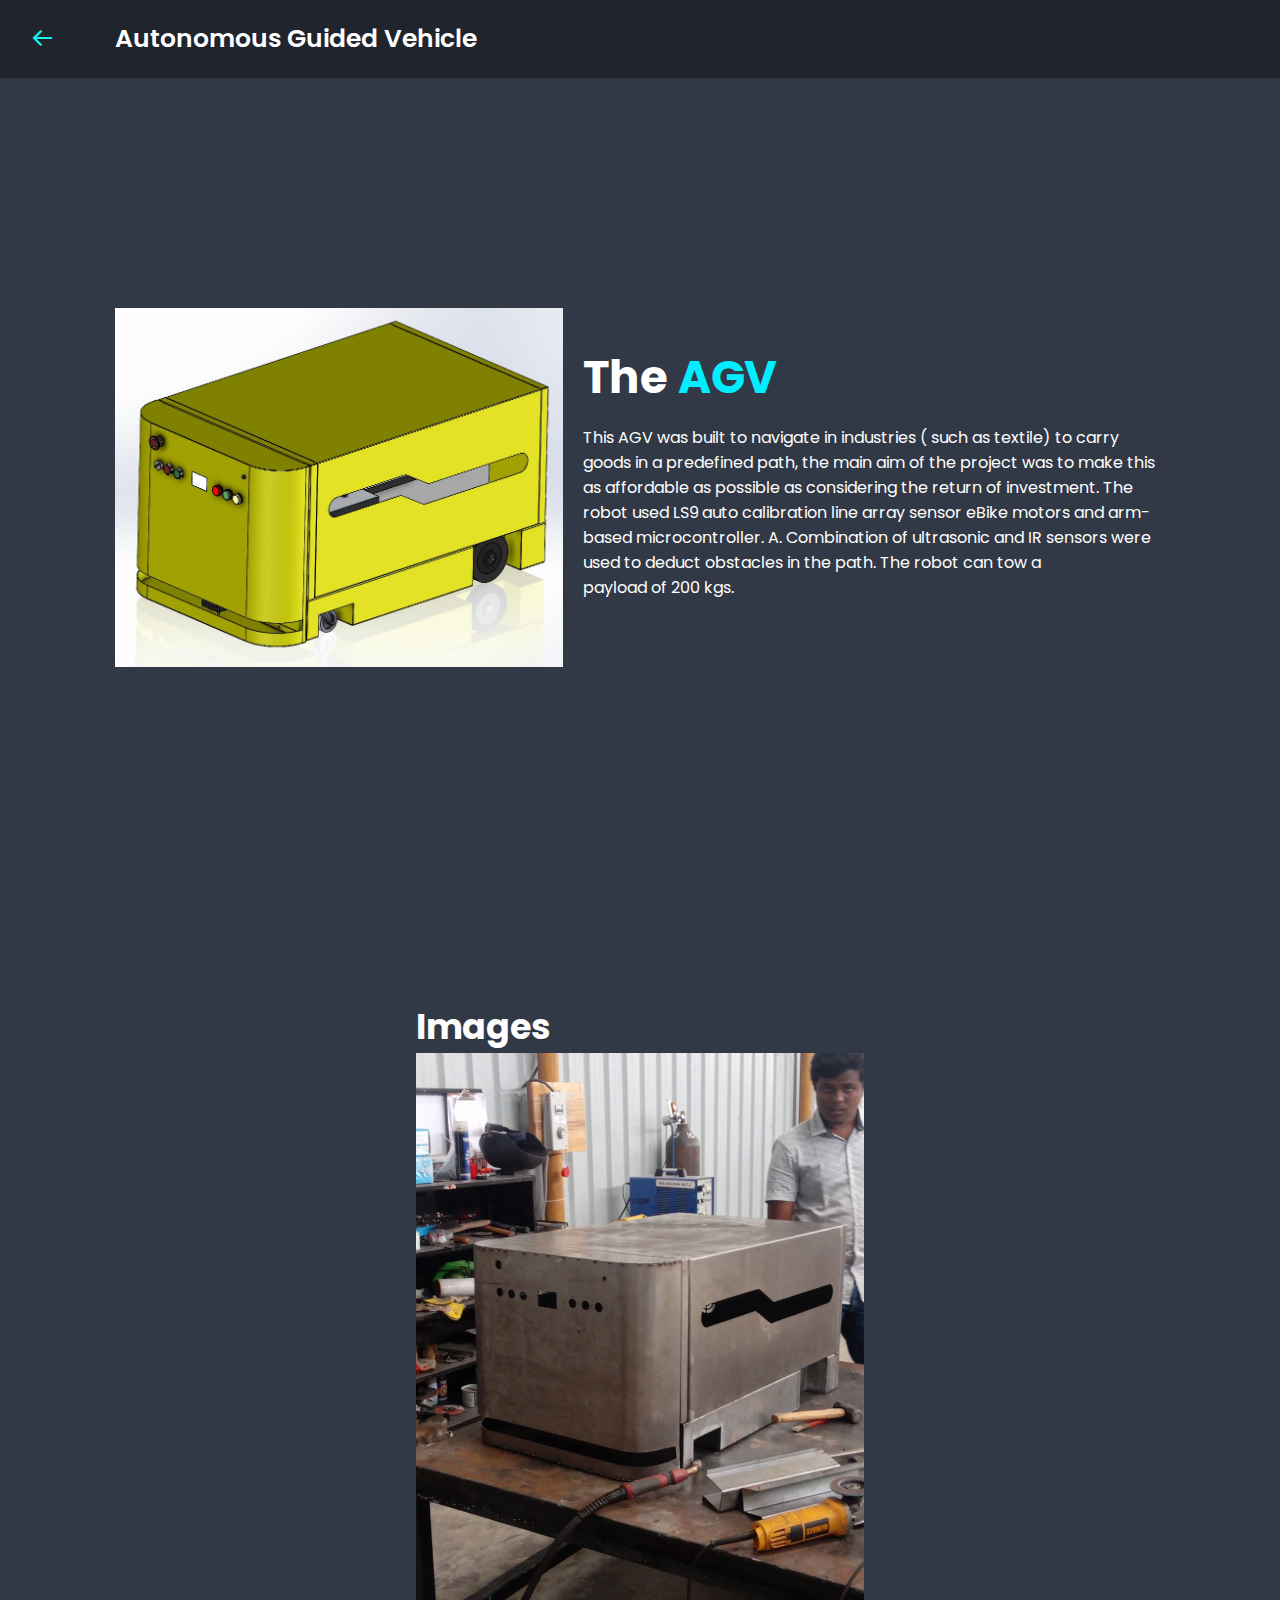
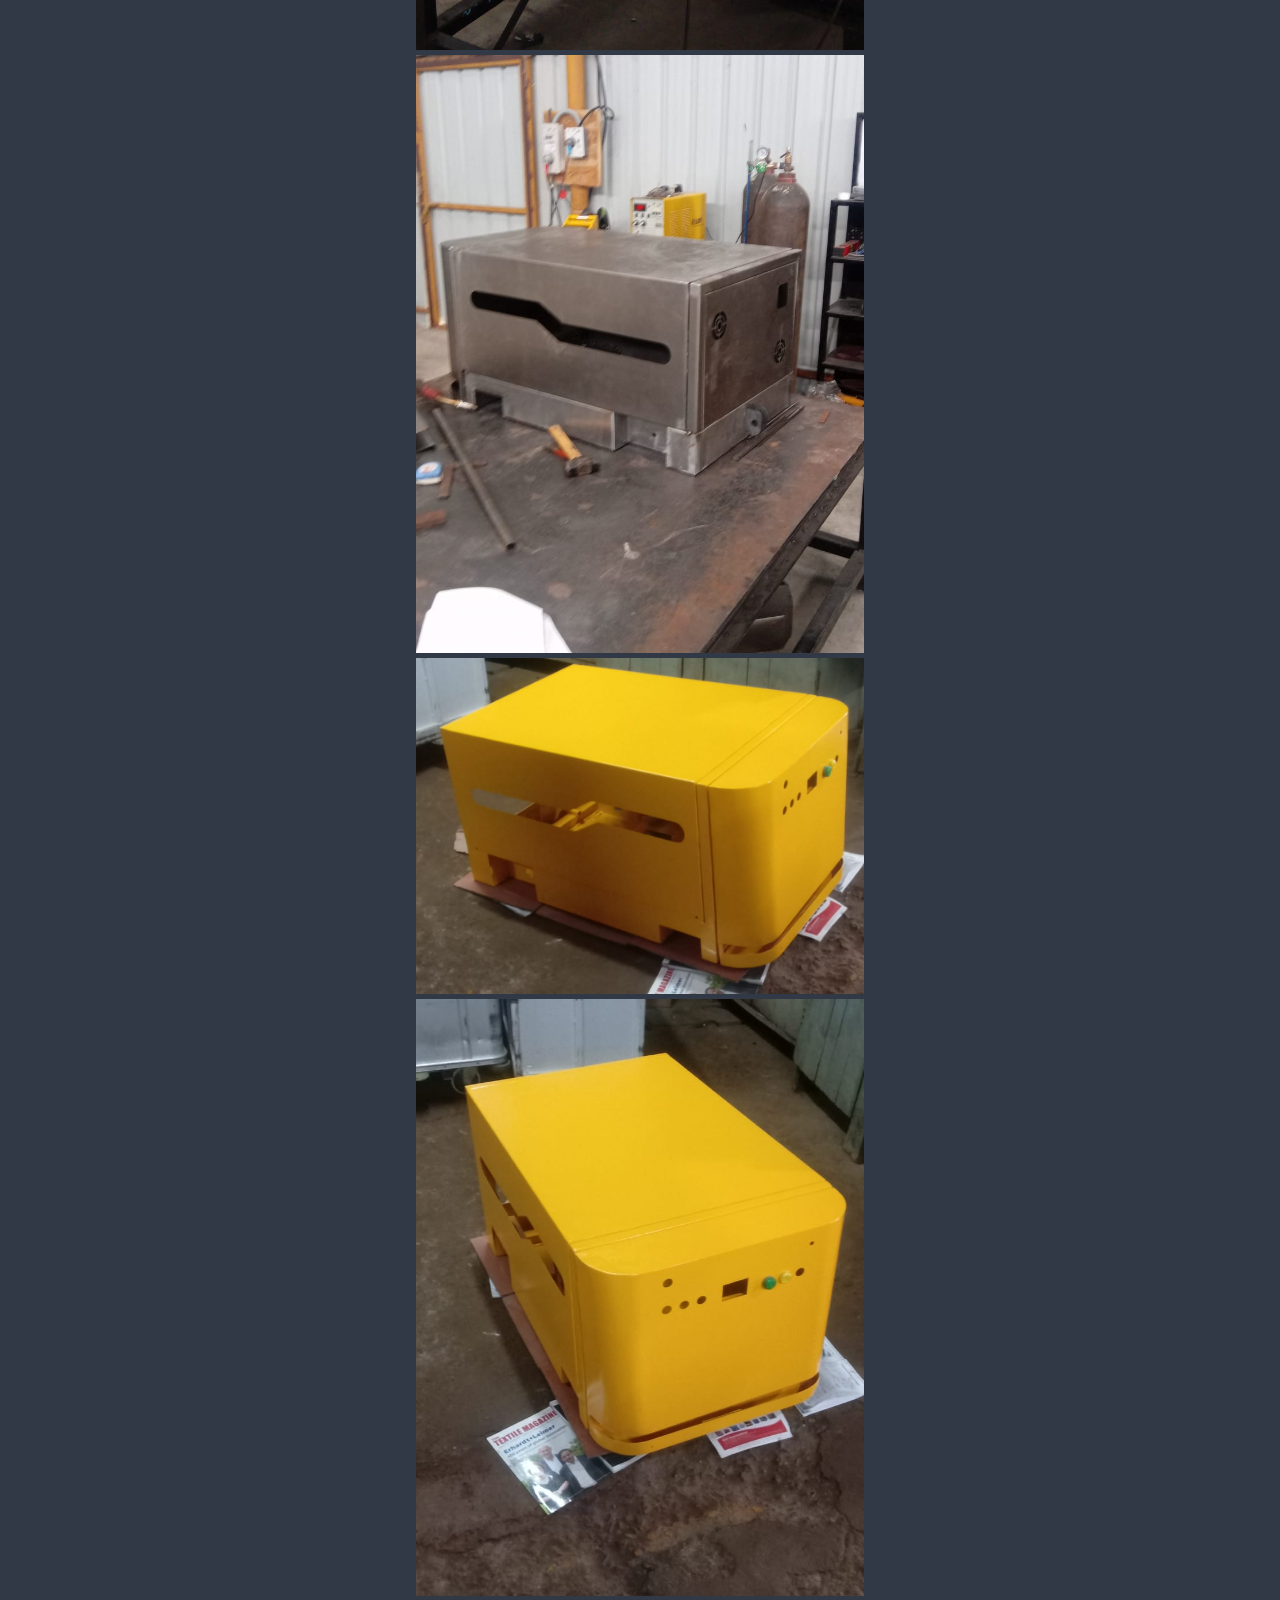
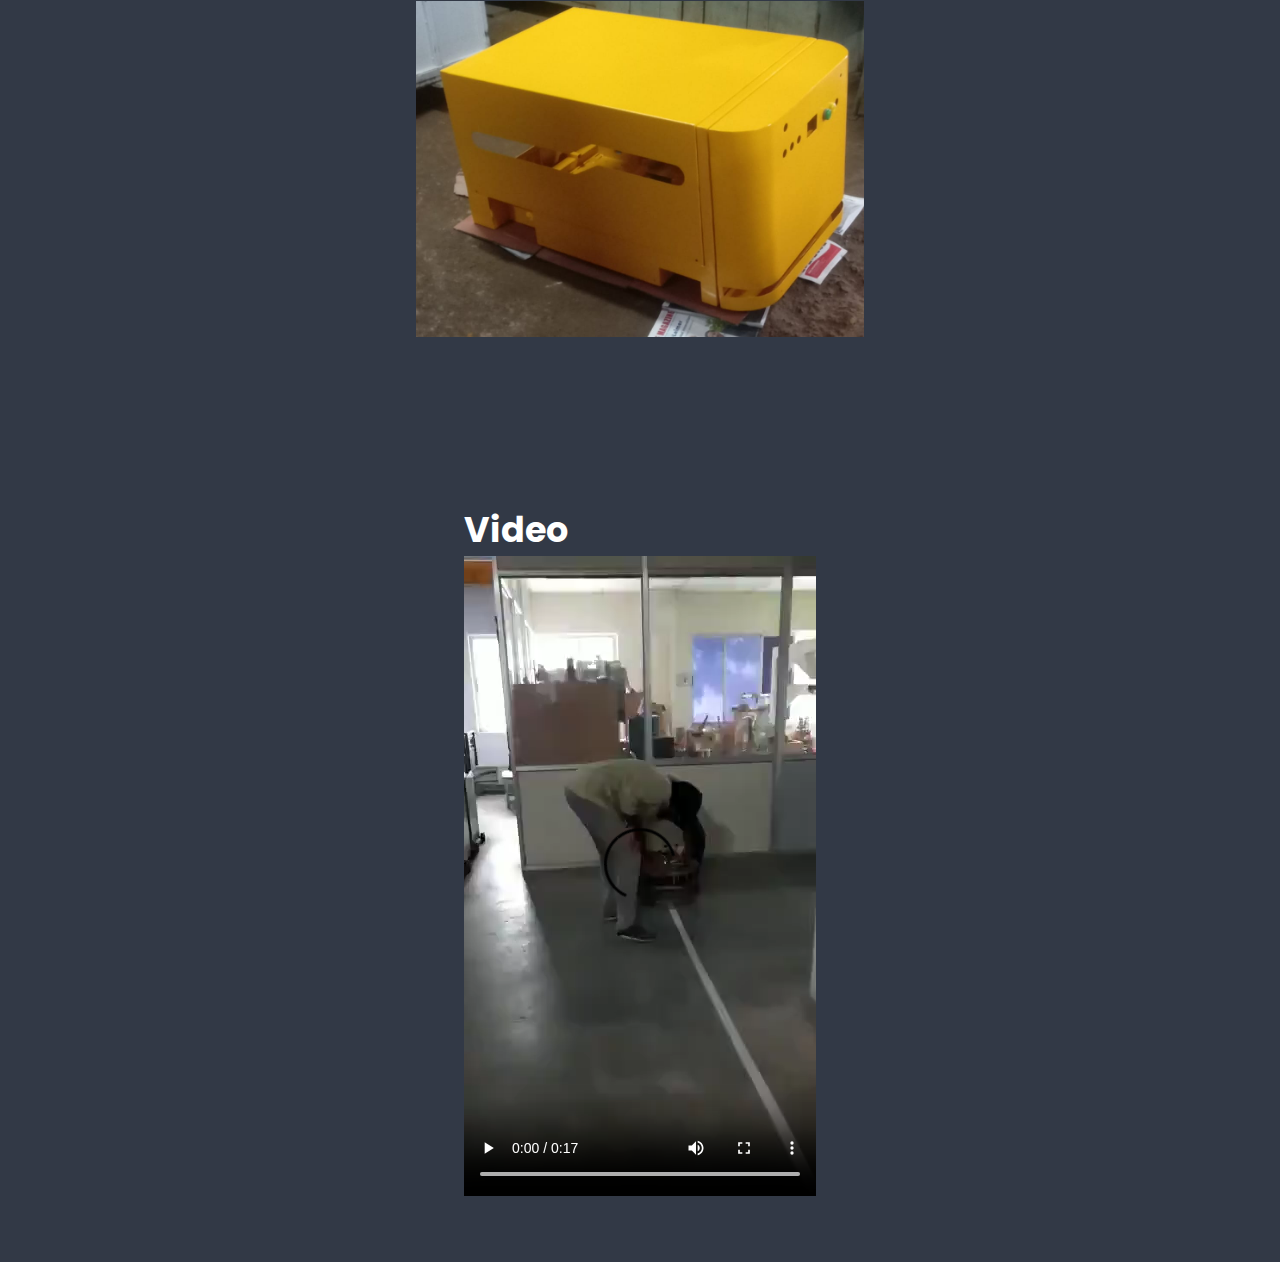
<file: project2.html>
<!DOCTYPE html>
<html lang="en">

<head>
    <meta charset="UTF-8">
    <meta http-equiv="X-UA-Compatible" content="IE=edge">
    <meta name="viewport" content="width=device-width, initial-scale=1.0">
    <title>Autonomous Guided Vehicle</title>
    <link href='https://unpkg.com/boxicons@2.1.4/css/boxicons.min.css' rel='stylesheet'>
    <link rel="stylesheet" href="css/style.css">
</head>

<body>
    <header class="header">
        <a href="index.html#project" class="back-button"><i class='bx bx-arrow-back'></i></a>
        <a href="#" class="logo">Autonomous Guided Vehicle</a>
    </header>
    
    <section class="about" id="about1">
        <div class="about-img">
            <img src="images/3.jpg" alt="">
        </div>

         <div class="about-content">
            <h2 class="heading"> The <span>AGV</span></h2>
            <p>This AGV was built to navigate in industries ( such as textile) to carry goods in a predefined path, the main aim of the project was to make this as affordable as possible as considering the return of investment. The robot used LS9 auto calibration line array sensor eBike motors and arm-based microcontroller. A. Combination of ultrasonic and IR sensors were used to deduct obstacles in the path. The robot can tow a payload of 200 kgs.</p>
         </div>
    </section>
    <section class="about" id="about2">
          <div class="about-img">
            <h3 class="heading1">Images</h3>
            <img src="images/4.jpg" alt=""><br>
            <img src="images/5.jpg" alt=""><br>
            <img src="images/6.jpg" alt=""><br>
            <img src="images/7.jpg" alt=""><br>
            <img src="images/6.jpg" alt=""><br>             
          </div>
    </section>

    <section class="about" id="about3">
        <div class="about-img">
          <h3 class="heading1">Video</h3>
          <video controls>
              <source src="images/8.mp4" type="video/mp4">
              Your browser does not support the video tag.
            </video>              
        </div>
  </section>
  
</body>
</html>
</file>
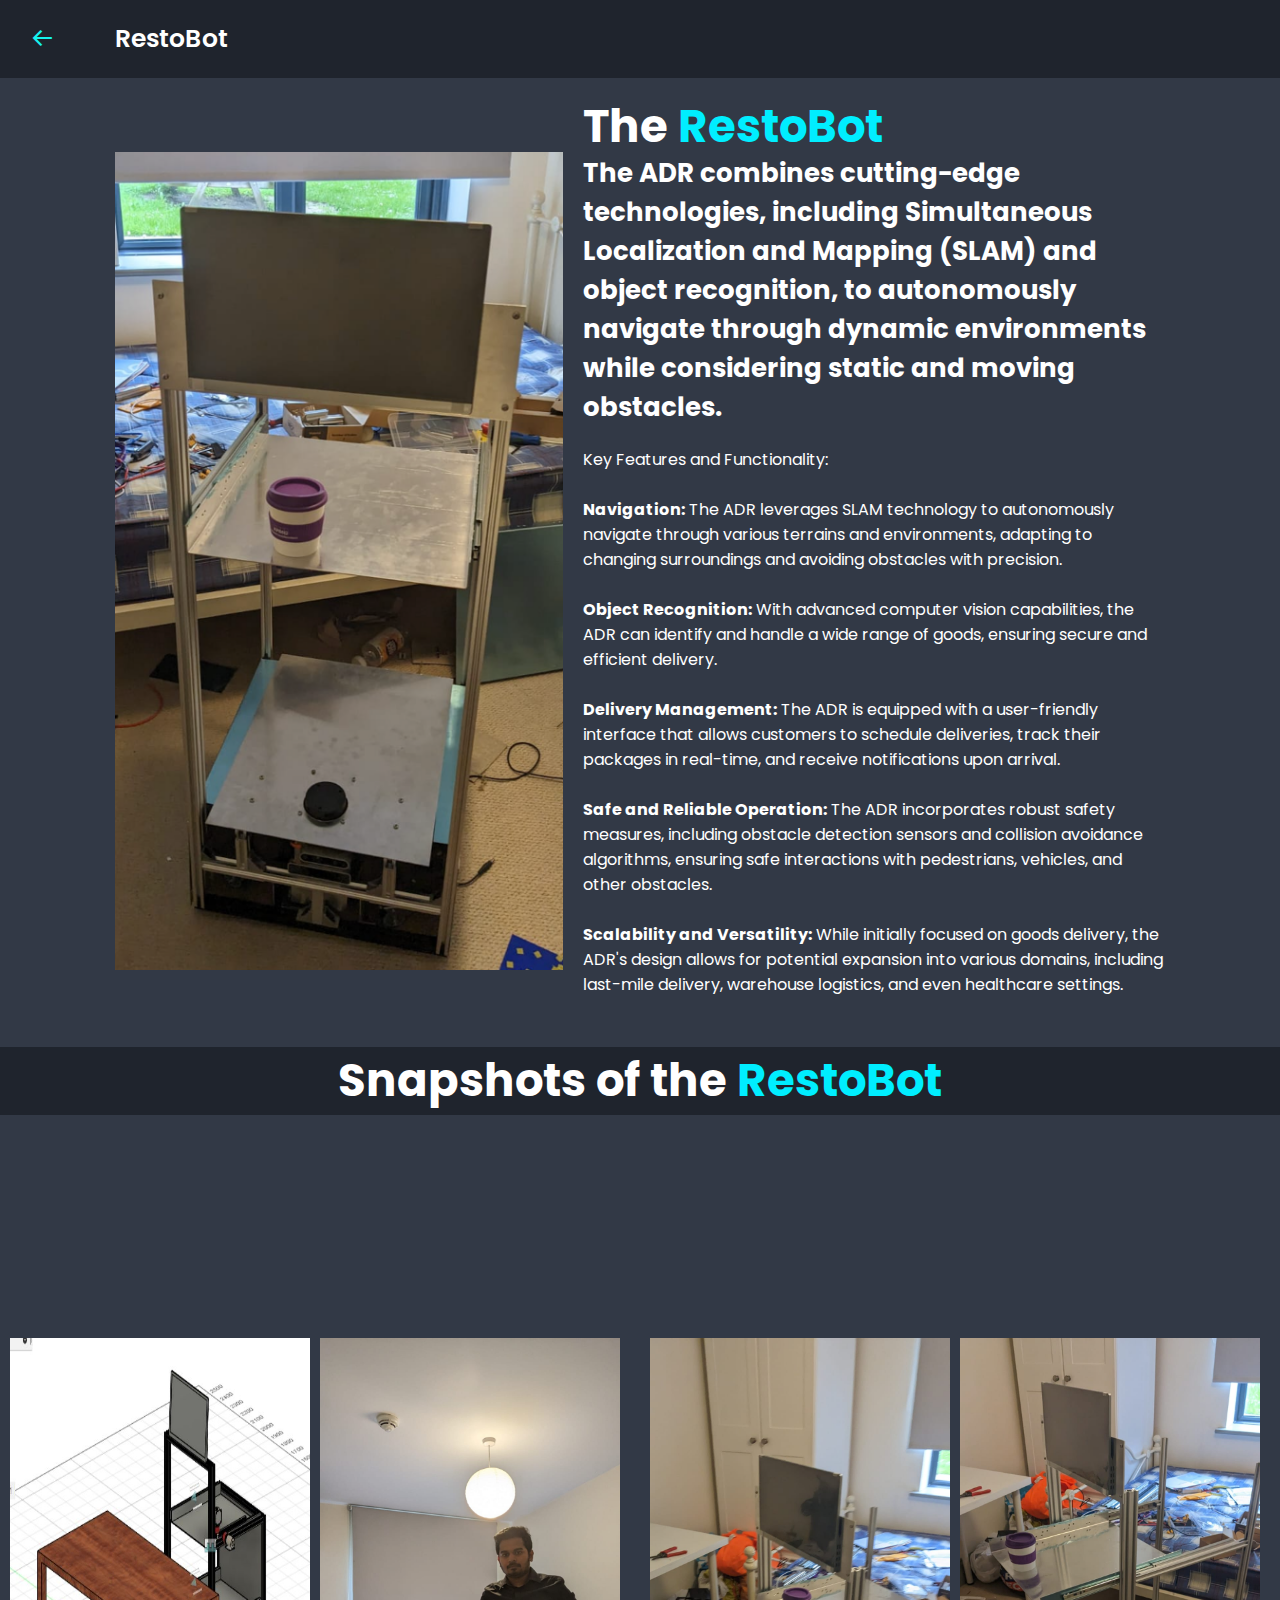
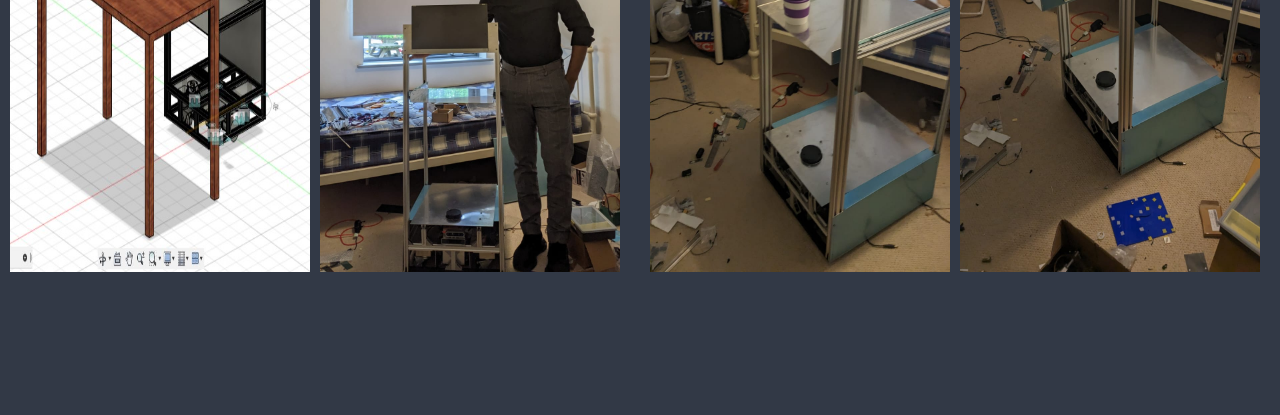
<file: project3.html>
<!DOCTYPE html>
<html lang="en">

<head>
    <meta charset="UTF-8">
    <meta http-equiv="X-UA-Compatible" content="IE=edge">
    <meta name="viewport" content="width=device-width, initial-scale=1.0">
    <title>RestoBot</title>
    <link href='https://unpkg.com/boxicons@2.1.4/css/boxicons.min.css' rel='stylesheet'>
    <link rel="stylesheet" href="css/style.css">
    <style>
        .flex-container {
    display: flex;
    flex-wrap: nowrap;
    justify-content: space-around;
}
    </style>
</head>

<body>
    <header class="header">
        <a href="index.html#project" class="back-button"><i class='bx bx-arrow-back'></i></a>
        <a href="#" class="logo">RestoBot</a>
    </header>
    
    <section class="about" id="about1">
        <div class="about-img">
            <img src="images/12.png" alt="">
        </div>

         <div class="about-content">
            <h2 class="heading"> The <span>RestoBot</span></h2>
            <h3 class="h3"> The ADR combines cutting-edge technologies, including Simultaneous Localization and Mapping (SLAM) and object recognition, to autonomously navigate through dynamic environments while considering static and moving obstacles. </h3>
            <p>Key Features and Functionality:

                <br><br><b>Navigation:</b> The ADR leverages SLAM technology to autonomously navigate through various terrains and environments, adapting to changing surroundings and avoiding obstacles with precision.
                
                <br><br><b>Object Recognition:</b> With advanced computer vision capabilities, the ADR can identify and handle a wide range of goods, ensuring secure and efficient delivery.
                
                <br><br><b>Delivery Management:</b> The ADR is equipped with a user-friendly interface that allows customers to schedule deliveries, track their packages in real-time, and receive notifications upon arrival.
                
                <br><br><b>Safe and Reliable Operation:</b> The ADR incorporates robust safety measures, including obstacle detection sensors and collision avoidance algorithms, ensuring safe interactions with pedestrians, vehicles, and other obstacles.
                
                <br><br><b>Scalability and Versatility:</b> While initially focused on goods delivery, the ADR's design allows for potential expansion into various domains, including last-mile delivery, warehouse logistics, and even healthcare settings.</p>
         </div>
    </section>

    
    <h2 class="heading"> Snapshots of the <span>RestoBot</span></h2>
    <section class="about" id="about2">
          <div class="about-img flex-container">
            <img  class="resize" src="images/11.jpg" alt="">
            <img  class="resize" src="images/15.jpg" alt="">
          </div>
          <div class="about-img flex-container">
            <img  class="resize" src="images/13.jpg" alt="">
            <img  class="resize" src="images/14.jpg" alt="">
          </div>
    </section>

</body>
</html>
</file>
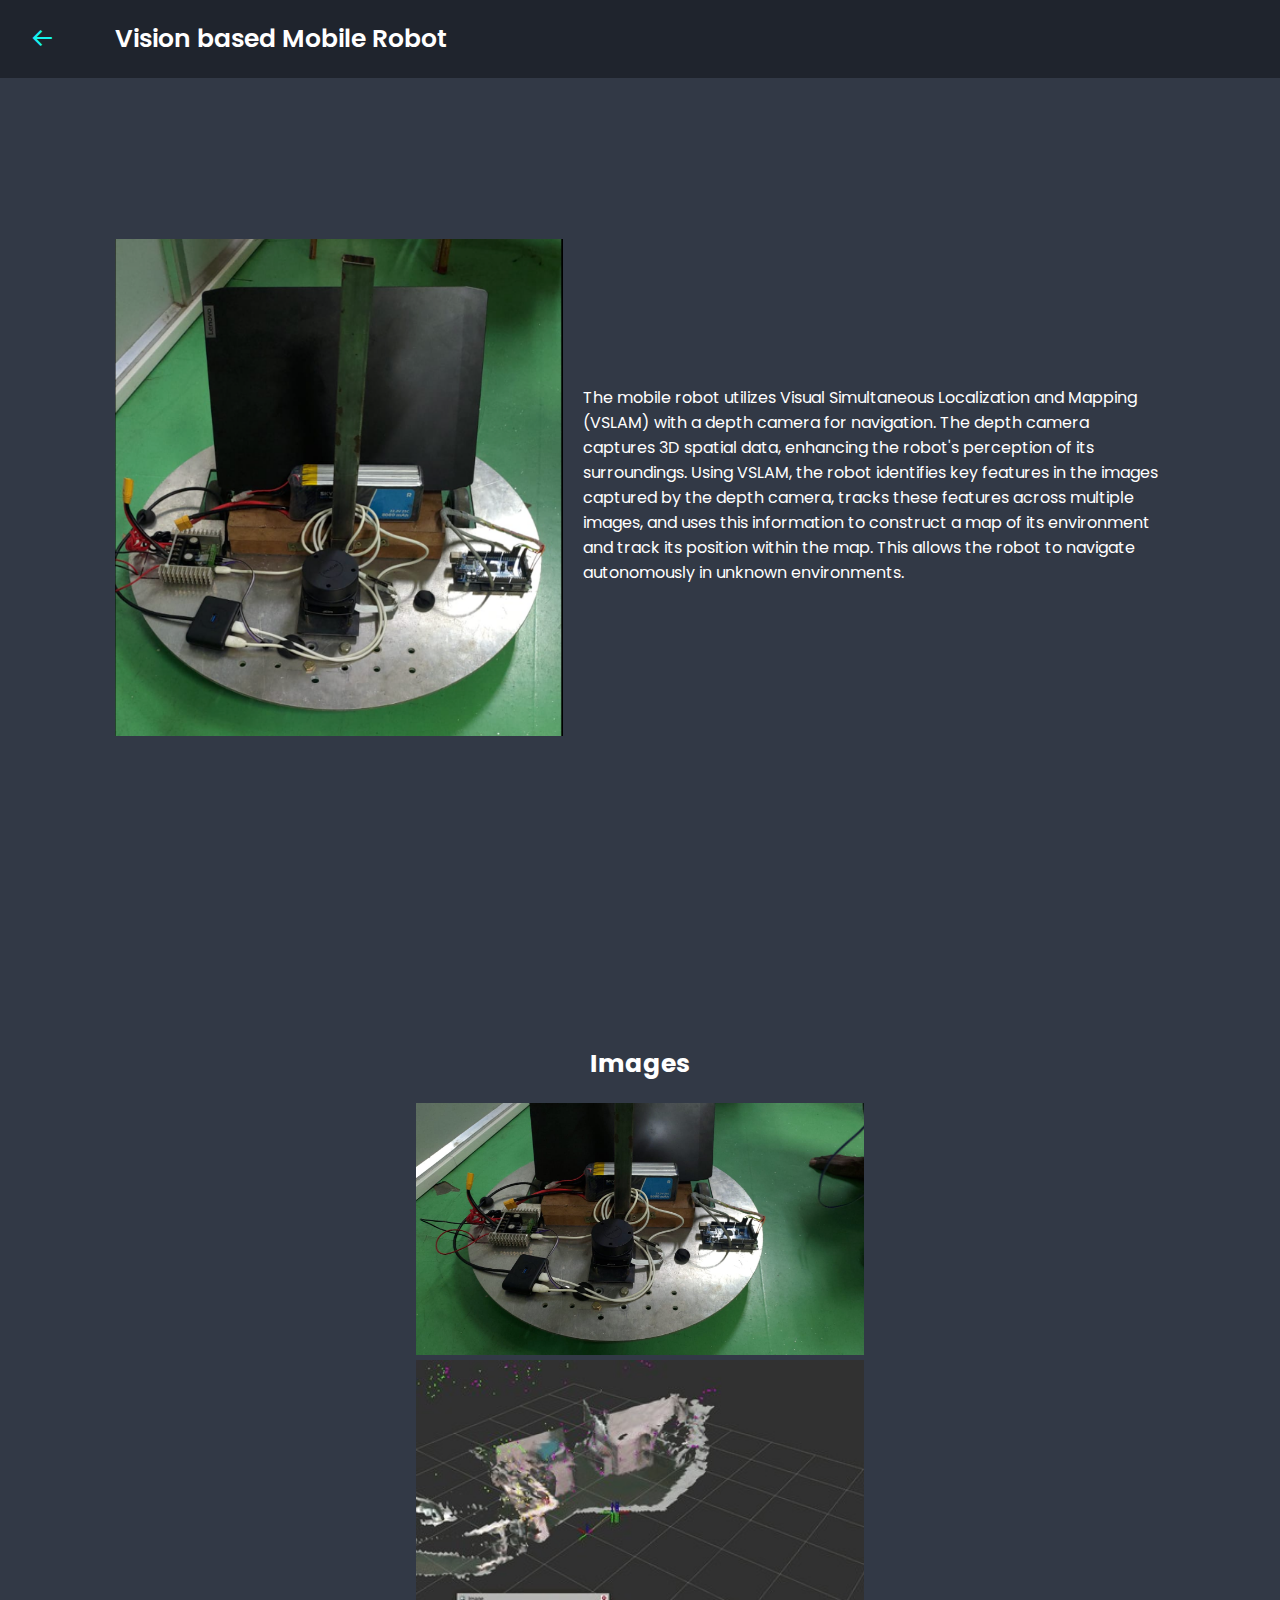
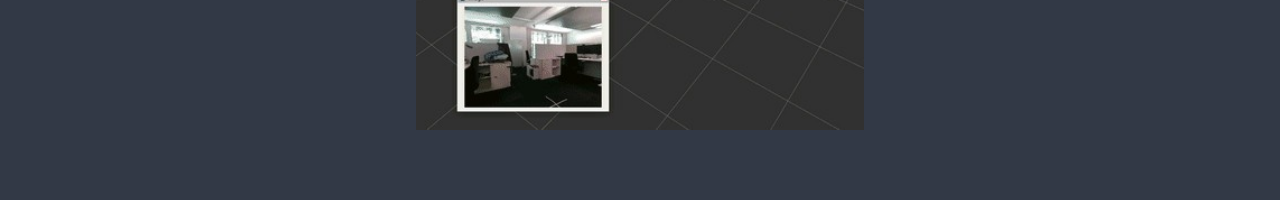
<file: project8.html>
<!DOCTYPE html>
<html lang="en">

<head>
    <meta charset="UTF-8">
    <meta http-equiv="X-UA-Compatible" content="IE=edge">
    <meta name="viewport" content="width=device-width, initial-scale=1.0">
    <title>Vision based Mobile Robot</title>
    <link href='https://unpkg.com/boxicons@2.1.4/css/boxicons.min.css' rel='stylesheet'>
    <link rel="stylesheet" href="css/style.css">
</head>

<body>
    <header class="header">
        <a href="index.html#project" class="back-button"><i class='bx bx-arrow-back'></i></a>
        <a href="#" class="logo">Vision based Mobile Robot</a>
    </header>
    
    <section class="about" id="about1">
        <div class="about-img">
            <img src="images/Photos/Vision based Mobile robot/Screenshot 2023-12-01 at 2.42.21 PM.png" alt="">
        </div>

         <div class="about-content">
            <p>The mobile robot utilizes Visual Simultaneous Localization and Mapping (VSLAM) with a depth camera for navigation. The depth camera captures 3D spatial data, enhancing the robot's perception of its surroundings. Using VSLAM, the robot identifies key features in the images captured by the depth camera, tracks these features across multiple images, and uses this information to construct a map of its environment and track its position within the map. This allows the robot to navigate autonomously in unknown environments.</p>
         </div>
    </section>
    <section class="about" id="about2">
          <div class="about-img">
            <h3 class="heading2">Images</h3>
            <img src="images/Photos/Vision based Mobile robot/WhatsApp Image 2023-12-01 at 9.14.19 AM (1).jpeg" alt=""><br>
            <img src="images/Photos/Vision based Mobile robot/image_66d9f1c6-2b7a-46d9-9278-9b86f5298eff20220907_152006.jpg" alt=""><br>    
          </div>
    </section>
  
</body>
</html>
</file>
<file: css/style.css>
@import url('https://fonts.googleapis.com/css2?family=Poppins:wght@300;400;500;600;700;800;900&display=swap');

* {
    margin:0;
    padding: 0;
    box-sizing: border-box;
    text-decoration: none;
    border: none;
    outline: none;
    scroll-behavior: smooth;
    font-family: 'Poppins', sans-serif;
}

:root{
    --bg-color: #1f242d;
    --second-bg-color: #323946;
    --text-color: #fff;
    --main-color: #0ef;
}

html {
    font-size: 62.5%;
    overflow: scroll;
}

body{
    background: var(--bg-color);
    color: var(--text-color);
}

section{
    min-height: 100vh;
    padding: 10rem 9% 2rem;
}

.header{
    position: fixed;
    top: 0;
    left: 0;
    width: 100%;
    padding: 2rem 9%;
    background: var(--bg-color);
    display: flex;
    justify-content: space-between;
    align-items: center;
    z-index: 100;
}

.back-button {
    font-size: 2.5rem;
    color: #15F4EE;
    font-weight: 600;
    position: absolute;
    top: 16px;
    left: 10px;
    display: flex;
    align-items: center;
    justify-content: center;
    padding: 10px 20px;
    /* background-color: #333; */
    text-decoration: none;
  }
  
  .back-button:hover {
    background-color: #555;
  }
  
.header.sticky {
    border-bottom: .1rem solid rgba(0,0,0,.2);
}

.logo{
    font-size: 2.5rem;
    color: var(--text-color);
    font-weight: 600;
    cursor: default;
}

.navbar a{
    font-size: 1.7rem;
    color: var(--text-color);
    margin-left: 4rem;
}

.navbar a:hover,
.navbar a.active{
    color: var(--main-color);
}

#menu-icon{
    font-size: 3.6rem;
    color: var(--text-color);
    display: none;
}

.home{
    display: flex;
    justify-content: center;
    align-items: center;
}

.home-img img{
      width: 35vw;
      animation: floatImage 4s ease-in-out infinite;
}

@keyframes floatImage {
    0% {
        transform: translateY(0);
    }

    50% {
        transform: translateY(-2.4rem);
    }

    100% {
        transform: translateY(0);
    }
    
}

.home-content h3{
    font-size: 3.2rem;
    font-weight: 700;
}

.home-content h3:nth-of-type(2){
    margin-bottom: 2rem;
}

span {
    color: var(--main-color);
}

.home-content h1{
    font-size: 5.6rem;
    font-weight: 700;
    list-style: 1.3;
}

.home-content p{
    font-size:  1.6rem;
}

.social-media a{
    display: inline-flex;
    justify-content: center;
    align-items: center;
    width: 4rem;
    height: 4rem;
    background: transparent;
    border: .2rem solid var(--main-color);
    border-radius: 50%;
    font-size: 2rem;
    color: var(--main-color);
    margin: 3rem 1.5rem 3rem 0;
    transition: .5s ease;
}

.social-media a:hover {
    background: var(--main-color);
    color: var(--second-bg-color);
    box-shadow: 0 0 1rem var(--main-color);
}

.btn {
    display: inline-block;
    padding: 1rem 2.8rem;
    background: var(--main-color);
    border-radius: 4rem;
    box-shadow: 0 0 1rem var(--main-color);
    font-size: 1.6rem;
    color: var(--second-bg-color);
    letter-spacing: .1rem;
    font-weight: 600;
    transition: .5s ease;
}

.btn:hover {
    box-shadow: none;
}

.about{
    display: flex;
    justify-content: center;
    align-items: center;
    gap: 2rem;
    background: var(--second-bg-color);

}

.about-img img{
    width: 35vw;
}

.heading {
    text-align: center;
    font-size: 4.5rem;
}

.heading1 {
    text-align: left;
    font-size: 3.5rem;
}

.heading2 {
    text-align: center;
    font-size: 2.5rem;
    margin-bottom: 20px;
}

.about-content h2{
    text-align: left;
    line-height: 1.2;
}

.about-content h3{
    font-size: 2.6rem;
}

.about-content p{
    font-size: 1.6rem;
    margin: 2rem 0 3rem;
}

.services h2{
    margin-bottom: 5rem;
}

.services-container{
    display: flex;
    justify-content: center;
    align-items: center;
    flex-wrap: wrap;
    gap: 2rem;
}

.services-container .services-box{
    flex: 1 1 30rem;
    background: var(--second-bg-color);
    padding: 3rem 2rem 4rem;
    border-radius: 2rem;
    text-align: center;
    border: .2rem solid var(--bg-color);
    transition: .5s ease;
}

.services-container .services-box:hover{
    border-color: var(--main-color);
    transform: scale(1.02);
}

.services-box i{
    font-size: 7rem;
    color: var(--main-color);
}

.services-box h3{
    font-size: 2.6rem;
}

.services-box p{
    font-size: 1.6rem;
    margin: 1rem 0 3rem;
}

.project {
    background: var(--second-bg-color);

}

.project h2{
    margin-bottom: 4rem;

}

.project-container {
    display: grid;
    grid-template-columns: repeat(4,1fr);
    align-items: center;
    gap: 2.5rem;
}

.project-container .project-box {
    position: relative;
    border-radius: 2rem;
    box-shadow: 0 0 1rem var(--bg-color);
    overflow: hidden;
    display: flex;
    height: 450px;
    width: 300px;
}

.project-box img{
    width: 100%;
    height: 100%;
    object-fit: contain;
}

.project-box:hover img{
    transform: scale(1.1);

}

.project-box .project-layer {
    position: absolute;
    bottom: 0;
    left: 0;
    width: 100%;
    height: 100%;
    background: linear-gradient(rgba(0,0,0,.1), var(--main-color));
    display: flex;
    justify-content: center;
    align-items: center;
    flex-direction: column;
    text-align: center;
    padding: 0.4rem;
    transform: translateY(100%);
    transition: .5s ease;
}

.project-box:hover .project-layer{
    transform: translate(0);
}

.project-layer h4{
    font-size: 3rem;
}

.project-layer p{
    font-size: 1.6rem;
    margin: .3rem 0 1rem;
}

.project-layer a {
    display: inline-flex;
    justify-content: center;
    align-items: center;
    width: 5rem;
    height: 5rem;
    background: var(--text-color);
    border-radius: 50%;

}

.contact h2{
    margin-bottom: 3rem;
}
.contact form {
    max-width: 70rem;
    margin: 1rem auto;
    text-align: center;
    margin-bottom: 3rem;
}

.contact form .input-box input,
.contact form textarea{
    width: 100%;
    padding: 1.5rem;
    font-size: 1.6rem;
    color: var(--text-color);
    background: var(--second-bg-color);
    border-radius: .8rem;
    margin: .7rem 0;
}

.contact form .input-box input {
    width: 49%;
}

.contact form textarea{
    resize: none;
}

.contact form .btn{
    margin-top: 2rem;
    cursor: pointer;
}

.footer{
    display: flex;
    justify-content: space-between;
    align-items: center;
    flex-wrap: wrap;
    padding: 2rem 9%;
    background: var(--second-bg-color);

}

.footer-text p{
    font-size: 1.6rem;
}

.footer-iconTop a {
    display: inline-flex;
    justify-content: center;
    align-items: center;
    padding: .8rem;
    background: var(--main-color);
    border-radius: .8rem;
    transition: .5s ease;
}

.footer-iconTop a:hover {
    box-shadow: 0 0 1rem var(--main-color);
}

.footer-iconTop a i {
    font-size: 2.4rem;
    color: var(--second-bg-color);
}

@media (max-width: 1200px) {
    html {
        font-size: 55%;
    }
      
}
@media (max-width: 991px) {
    .header {
        padding: 2rem 3%;
    }

    section {
        padding: 10rem 3% 2rem;
    }

    .services {
        padding-bottom: 7rem;
    }

    .project {
        padding-bottom: 7rem;
    }

    .contact{
        min-height: auto;
    }

    .footer {
        padding: 2rem 3%;
    }      
      
}

@media (max-width: 768px) {
    #menu-icon {
        display: block;
    }

    .navbar {
        position: absolute;
        top: 100%;
        left: 0;
        width: 100%;
        padding: 1rem 3%;
        background: var(--bg-color);
        border-top: .1rem solid rgba(0,0,0,.2);
        box-shadow: 0 .5rem 1rem rgba(0,0,0,.2);
        display: none;
    }

    .navbar.active{
        display: block;
    }

    .navbar a{
        display: block;
        font-size: 2rem;
        margin: 3rem 0;
    }

    .home{
        flex-direction: column;
    }

    .home-content h3 {
        font-size: 2.6rem;
    }

    .home-content h1 {
        font-size: 5rem;
    }

    .home-img img{
        width: 50vw;
        margin-top: 4rem;
    }

    .about {
        flex-direction: column-reverse;
    }

    .about img{
        width: 70vw;
        margin-top: 4rem;
    }      

    .services h2 {
        margin-bottom: 3rem;
    }

    .project h2{
        margin-bottom: 3rem;
    }

    .project-container{
        grid-template-columns: repeat(2, 1fr);
    }
}

@media (max-width: 617px) {
    .project-container {
        grid-template-columns: 1fr;
    }    
      
}

@media (max-width: 450px) {
    html {
        font-size: 50%;
    }

    .contact form .input-box input{
        width: 1;
    }
      
      
}

@media (max-width: 365px) {
    .home-img img{
        width: 90vw;
    }

    .about-img img{
        width: 90vw;
    }      
      

    .about-img video{
        width: 90vw;
        align-self: center;
    }      
      
    .footer {
        flex-direction: column-reverse;
    }

    .footer p{
        text-align: center;
        margin-top: 2rem;
    }
}

.video-description{
    text-align: center;
    font-size: medium;
}

.resize {
    max-width: 300px;
    max-height: 700px;
    width: auto;
    height: auto;
    display: inline-block;
    margin-right: 10px; 
}

.video-container {
    display: flex;
    justify-content: center;
    align-items: center;
    margin-bottom: 20px;
    align-self: center;
    align-content: center;
}
.video-block {
    width: 65%;
    display: flex;
    justify-content: center;
    align-items: center;
}
.video-description{
    text-align: center;
    font-size: medium;
}
</file>
